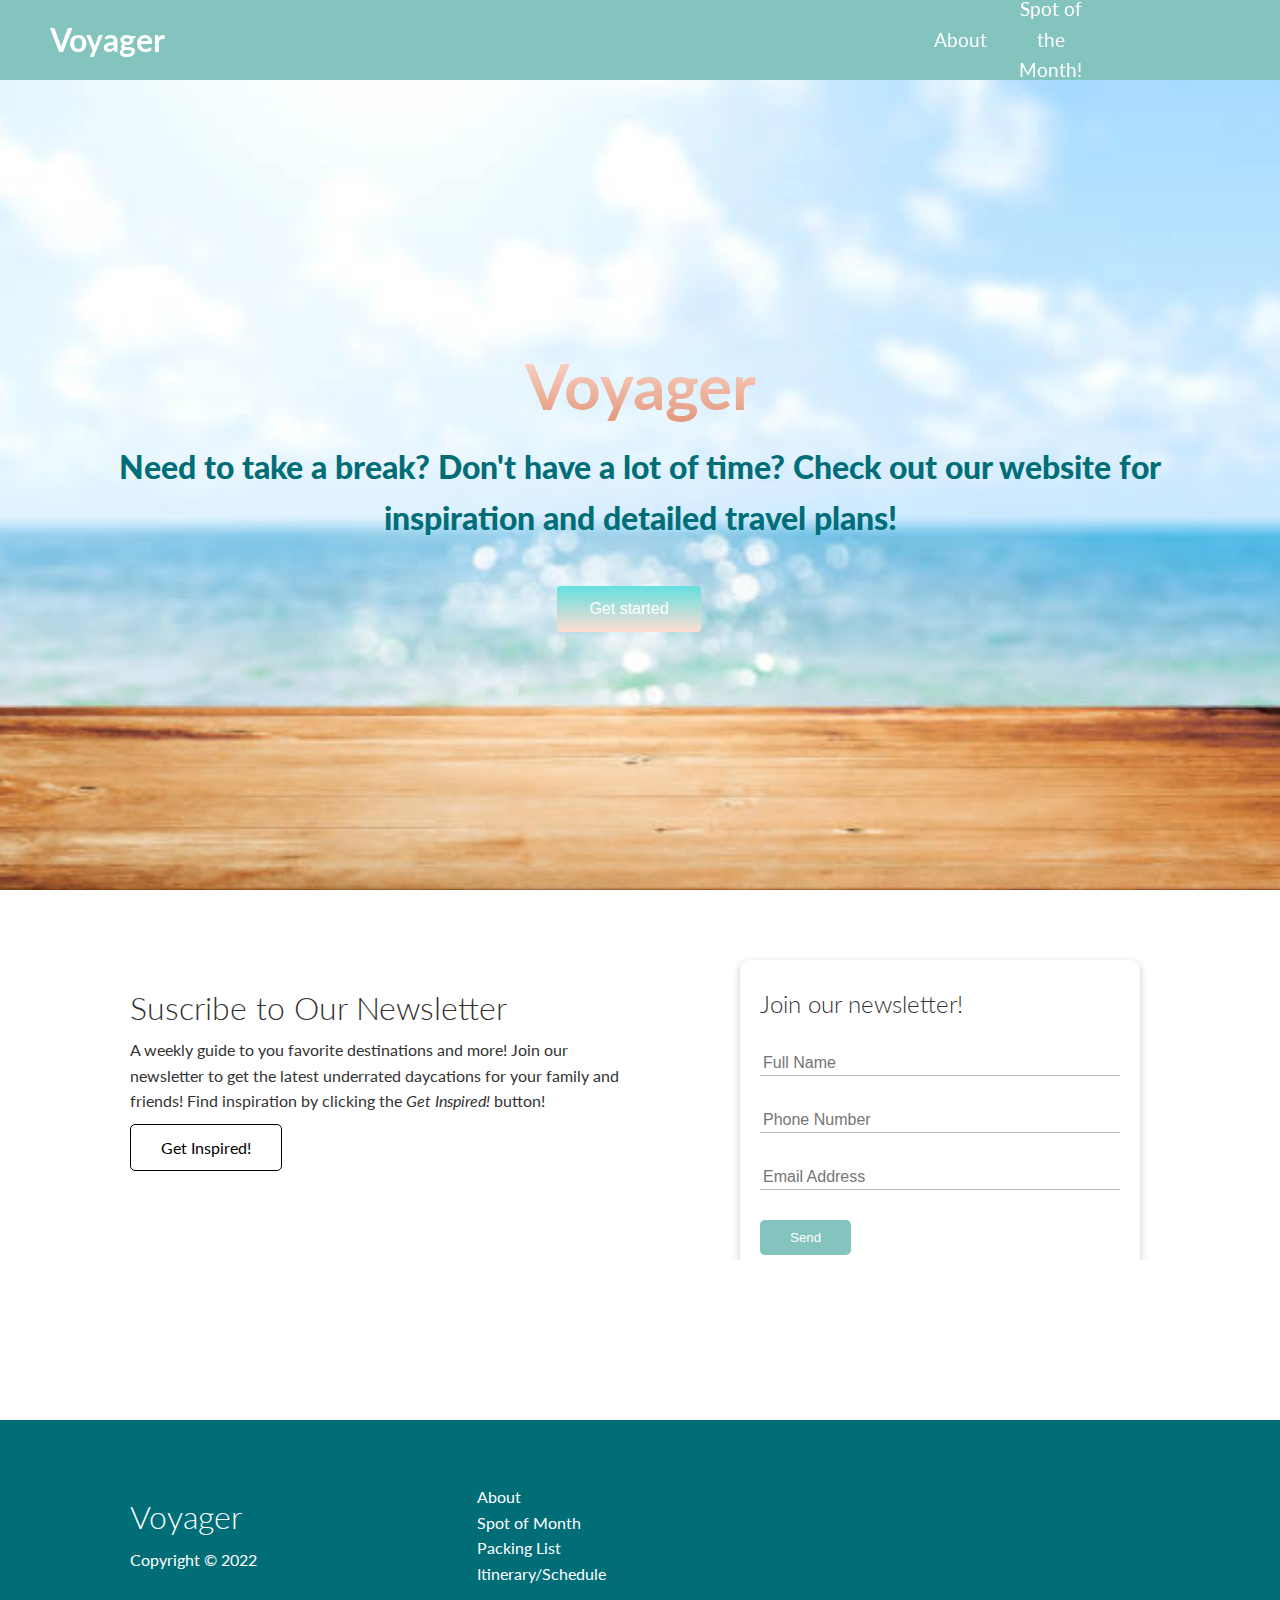
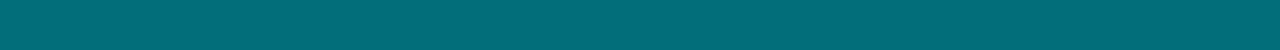
<file: index.html>
<!DOCTYPE html>
<html>

<head>
  <meta charset="utf-8">

  </head>
  <meta name="viewport" content="width=device-width">
  <title>Voyage</title>
  <link href="style.css" rel="stylesheet" type="text/css" 
    
</head>

<body>

   <nav class="navbar">
            <div class="navbar__container">
                <a href="index.html" id="navbar__logo"> <b> Voyager</b></a>
                <div class="navbar__toggle" id="mobile-menu">
                    <span class="bar"></span>
                    <span class="bar"></span>
                    <span class="bar"></span>
                </div>
                <ul class="navbar__menu">
                    <li class="navbar__item">
                        <a href="index.html" class="navbar__links">About
                        </a>
                    </li>
                    
                        <li class="navbar__item">
                            <a href="month.html" class="navbar__links">Spot of the Month!
                            </a>
                        </li>
                        <li class="navbar__btn">
                            
                            <li></li>
                        </li>
                    
                </ul>

            </div>

        </nav>
  
                    

   <!--Hero section-->
        <div class="main">
            <div class="main__container">
             
                <div class="main__content">
                    <h1>Voyager</h1>
                    
                    <p><!--Confused about your next trip? Don't have a long break? Look through our website to gain some inspiration!-->Need to take a break? Don't have a lot of time? Check out our website for inspiration and detailed travel plans!</p>
                    <button class="main__btn"><a href="month.html">Get started</a></button>
                </div>
              
            </div>
        </div>

       


  <div class="container grid">
            <div class="showcase-text">
                <h1>Suscribe to Our Newsletter</h1>
                <p>A weekly guide to you favorite destinations and more! Join our newsletter to get the latest underrated daycations for your family and friends! Find inspiration by clicking the <em>Get Inspired!</em> button!</p>
                <a href= "month.html"class="btn btn-outline" target = "_blank">Get Inspired!</a>
            </div>

            <div class="showcase-form card">
                <h2>Join our newsletter!</h2>
                 <form>
                    <div class="form-control">
                        <input type="text" name="name" placeholder="Full Name" required>
                    </div>
                    <div class="form-control">
                        <input type="text" name="company" placeholder="Phone Number" required>
                    </div>
                    <div class="form-control">
                        <input type="email" name="email" placeholder="Email Address" required>
                    </div>
                    <input type="submit" value="Send" class="btn btn-primary">
                </form>
            </div>
        </div>
   <footer style="margin: 10rem 0 0 0 " class="footer bg-dark py-5">
        <div class="container grid grid-3">
            <div>
                <h1>Voyager
                </h1>
                <p>Copyright &copy; 2022</p>
            </div>
            <nav>
                <ul>
                    <li><a href="index.html">About</a></li>
                    <li><a href="month.html">Spot of Month</a></li>
                    <li><a href="test_todo.html">Packing List</a></li>
                  <li><a href="itinerary.html">Itinerary/Schedule</a></li>
                </ul>
            </nav>
            <div class="social">
                <a href="#"><i class="fab fa-github fa-2x"></i></a>
                <a href="#"><i class="fab fa-facebook fa-2x"></i></a>
                <a href="#"><i class="fab fa-instagram fa-2x"></i></a>
                <a href="#"><i class="fab fa-twitter fa-2x"></i></a>
            </div>
        </div>
    </footer>
  
  <script src="script.js"></script>
</body>

</html>
</file>
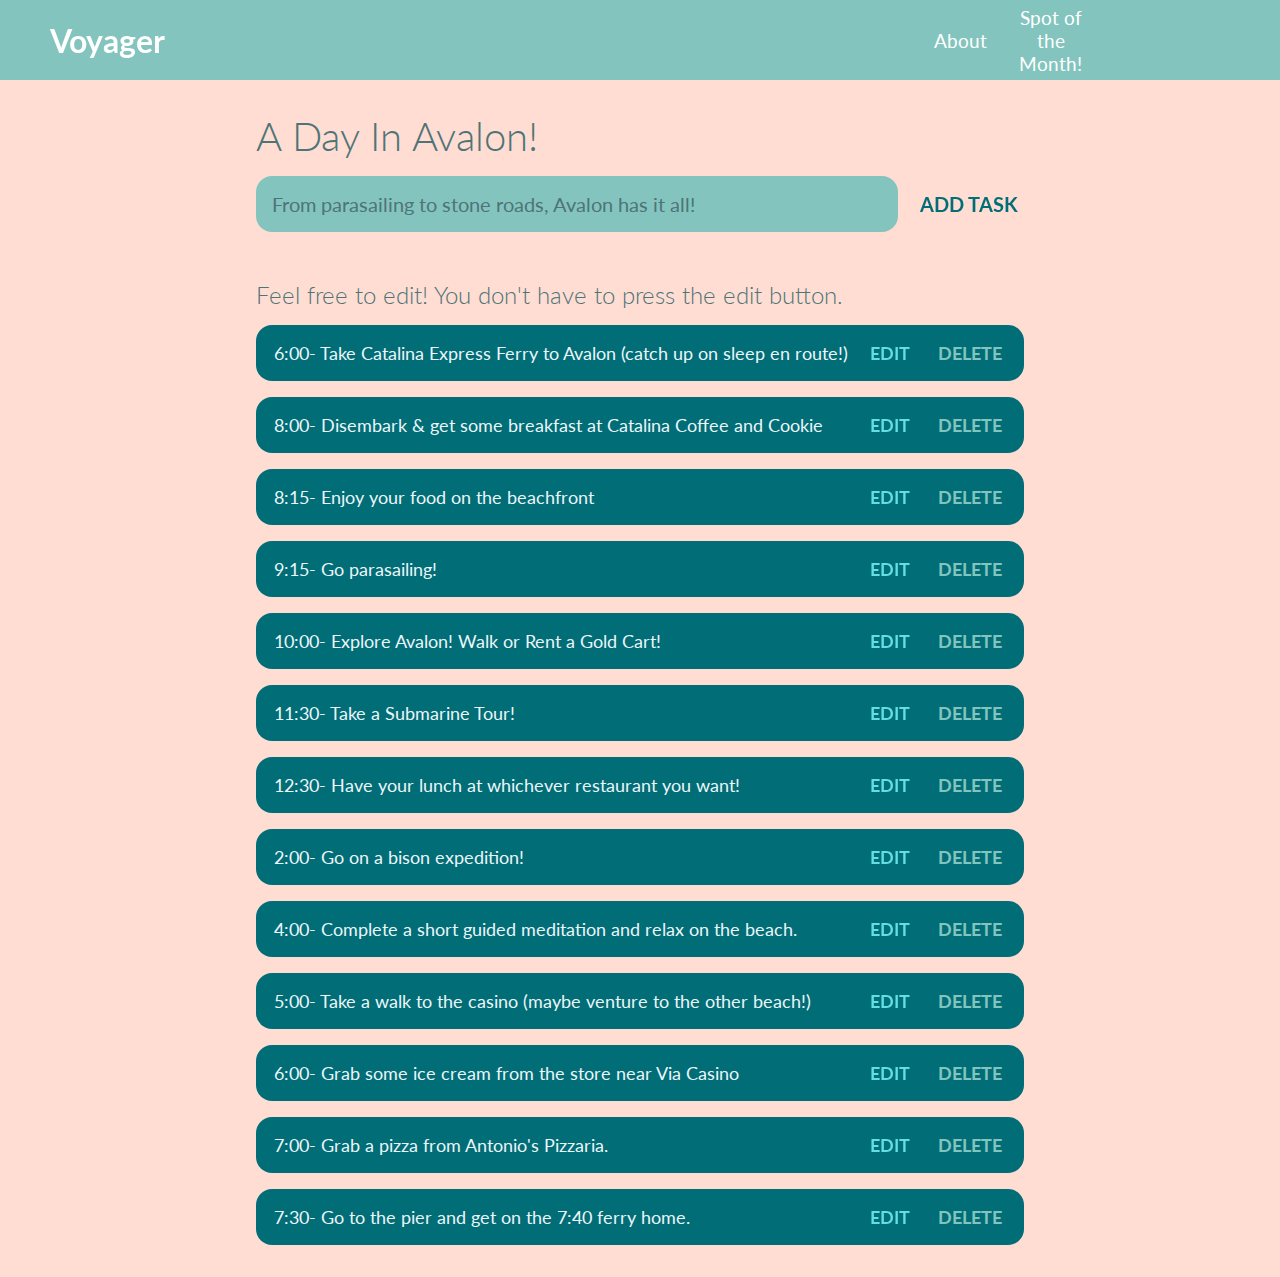
<file: itinerary.html>
<!DOCTYPE html>
<html lang="en">
<head>
	<meta charset="UTF-8">
	<meta http-equiv="X-UA-Compatible" content="IE=edge">
	<meta name="viewport" content="width=device-width, initial-scale=1.0">
	<title>Task List</title>

	<link rel="stylesheet" href="todolist.css" />
</head>
<body>
	   <nav class="navbar">
            <div class="navbar__container">
                <a href="index.html" id="navbar__logo"> <b> Voyager </b></a>
                <div class="navbar__toggle" id="mobile-menu">
                    <span class="bar"></span>
                    <span class="bar"></span>
                    <span class="bar"></span>
                </div>
                <ul class="navbar__menu">
                    <li class="navbar__item">
                        <a href="index.html" class="navbar__links">About
                        </a>
                    </li>
                    
                        <li class="navbar__item">
                            <a href="month.html" class="navbar__links">Spot of the Month!
                            </a>
                        </li>
                        <li class="navbar__btn">
                            
                            <li></li>
                        </li>
                    
                </ul>

            </div>

        </nav>
	<header>
		<h1>A Day In Avalon!</h1>
		<form id="new-task-form">
			<input 
				type="text" 
				name="new-task-input" 
				id="new-task-input" 
				placeholder="From parasailing to stone roads, Avalon has it all!" />
			<input 
				type="submit"
				id="new-task-submit" 
				value="ADD TASK" />
		</form>
	</header>
	<main>
		<section class="task-list">
			<h2>Feel free to edit! You don't have to press the edit button.</h2>
			<div id="tasks">

				<div class="task">
					<div class="content">
						<input 
							type="text" 
							class="text" 
							value="6:00- Take Catalina Express Ferry to Avalon (catch up on sleep en route!)"
							>
					</div>
					<div class="actions">
						<button class="edit">Edit</button>
						<button class="delete">Delete</button>
					</div>
				</div> 
        <div class="task">
					<div class="content">
						<input 
							type="text" 
							class="text" 
							value="8:00- Disembark &amp; get some breakfast at Catalina Coffee and Cookie"
							>
					</div>
					<div class="actions">
						<button class="edit">Edit</button>
						<button class="delete">Delete</button>
					</div>
				</div> 
        <div class="task">
					<div class="content">
						<input 
							type="text" 
							class="text" 
							value="8:15- Enjoy your food on the beachfront"
							>
					</div>
					<div class="actions">
						<button class="edit">Edit</button>
						<button class="delete">Delete</button>
					</div>
				</div> 
        <div class="task">
					<div class="content">
						<input 
							type="text" 
							class="text" 
							value="9:15- Go parasailing!"
							>
					</div>
					<div class="actions">
						<button class="edit">Edit</button>
						<button class="delete">Delete</button>
					</div>
			</div>
        <div class="task">
					<div class="content">
						<input 
							type="text" 
							class="text" 
							value="10:00- Explore Avalon! Walk or Rent a Gold Cart!"
							>
					</div>
					<div class="actions">
						<button class="edit">Edit</button>
						<button class="delete">Delete</button>
					</div>
			</div>
        <div class="task">
					<div class="content">
						<input 
							type="text" 
							class="text" 
							value="11:30- Take a Submarine Tour!"
							>
					</div>
					<div class="actions">
						<button class="edit">Edit</button>
						<button class="delete">Delete</button>
					</div>
			</div>
        <div class="task">
					<div class="content">
						<input 
							type="text" 
							class="text" 
							value="12:30- Have your lunch at whichever restaurant you want!"
							>
					</div>
					<div class="actions">
						<button class="edit">Edit</button>
						<button class="delete">Delete</button>
					</div>
			</div>
        <div class="task">
					<div class="content">
						<input 
							type="text" 
							class="text" 
							value="2:00- Go on a bison expedition!"
							>
					</div>
					<div class="actions">
						<button class="edit">Edit</button>
						<button class="delete">Delete</button>
					</div>
			</div>
        <div class="task">
					<div class="content">
						<input 
							type="text" 
							class="text" 
							value="4:00- Complete a short guided meditation and relax on the beach."
							>
					</div>
					<div class="actions">
						<button class="edit">Edit</button>
						<button class="delete">Delete</button>
					</div>
			</div>
        <div class="task">
					<div class="content">
						<input 
							type="text" 
							class="text" 
							value="5:00- Take a walk to the casino (maybe venture to the other beach!)"
							>
					</div>
					<div class="actions">
						<button class="edit">Edit</button>
						<button class="delete">Delete</button>
					</div>
			</div>
        <div class="task">
					<div class="content">
						<input 
							type="text" 
							class="text" 
							value="6:00- Grab some ice cream from the store near Via Casino"
							>
					</div>
					<div class="actions">
						<button class="edit">Edit</button>
						<button class="delete">Delete</button>
					</div>
			</div>
        <div class="task">
					<div class="content">
						<input 
							type="text" 
							class="text" 
							value="7:00- Grab a pizza from Antonio's Pizzaria."
							></div>
					<div class="actions">
						<button class="edit">Edit</button>
						<button class="delete">Delete</button>
					</div>
			</div>
        <div class="task">
					<div class="content">
						<input 
							type="text" 
							class="text" 
							value="7:30- Go to the pier and get on the 7:40 ferry home."
							></div>
					<div class="actions">
						<button class="edit">Edit</button>
						<button class="delete">Delete</button>
					</div>
        </div>
		</section>
	</main>

	<script src="todolist.js"></script>
</body>
</html>
</file>
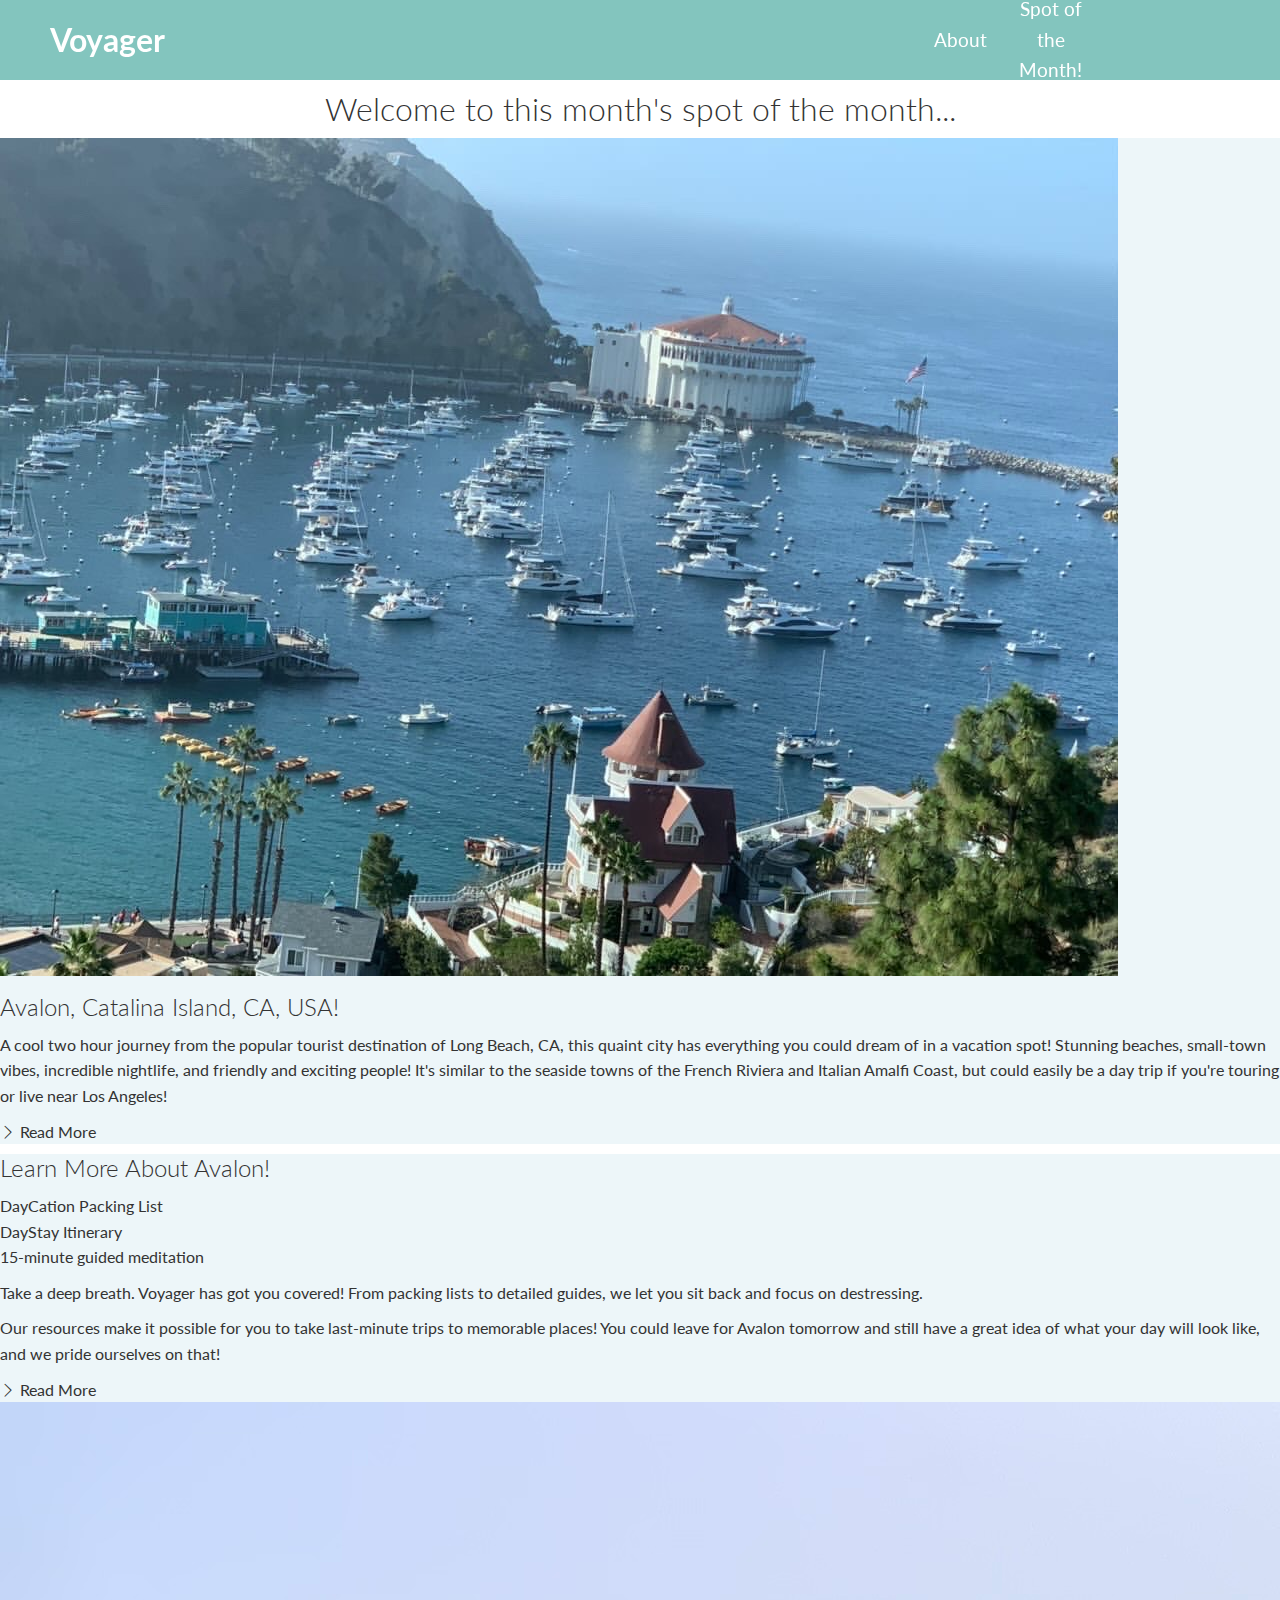
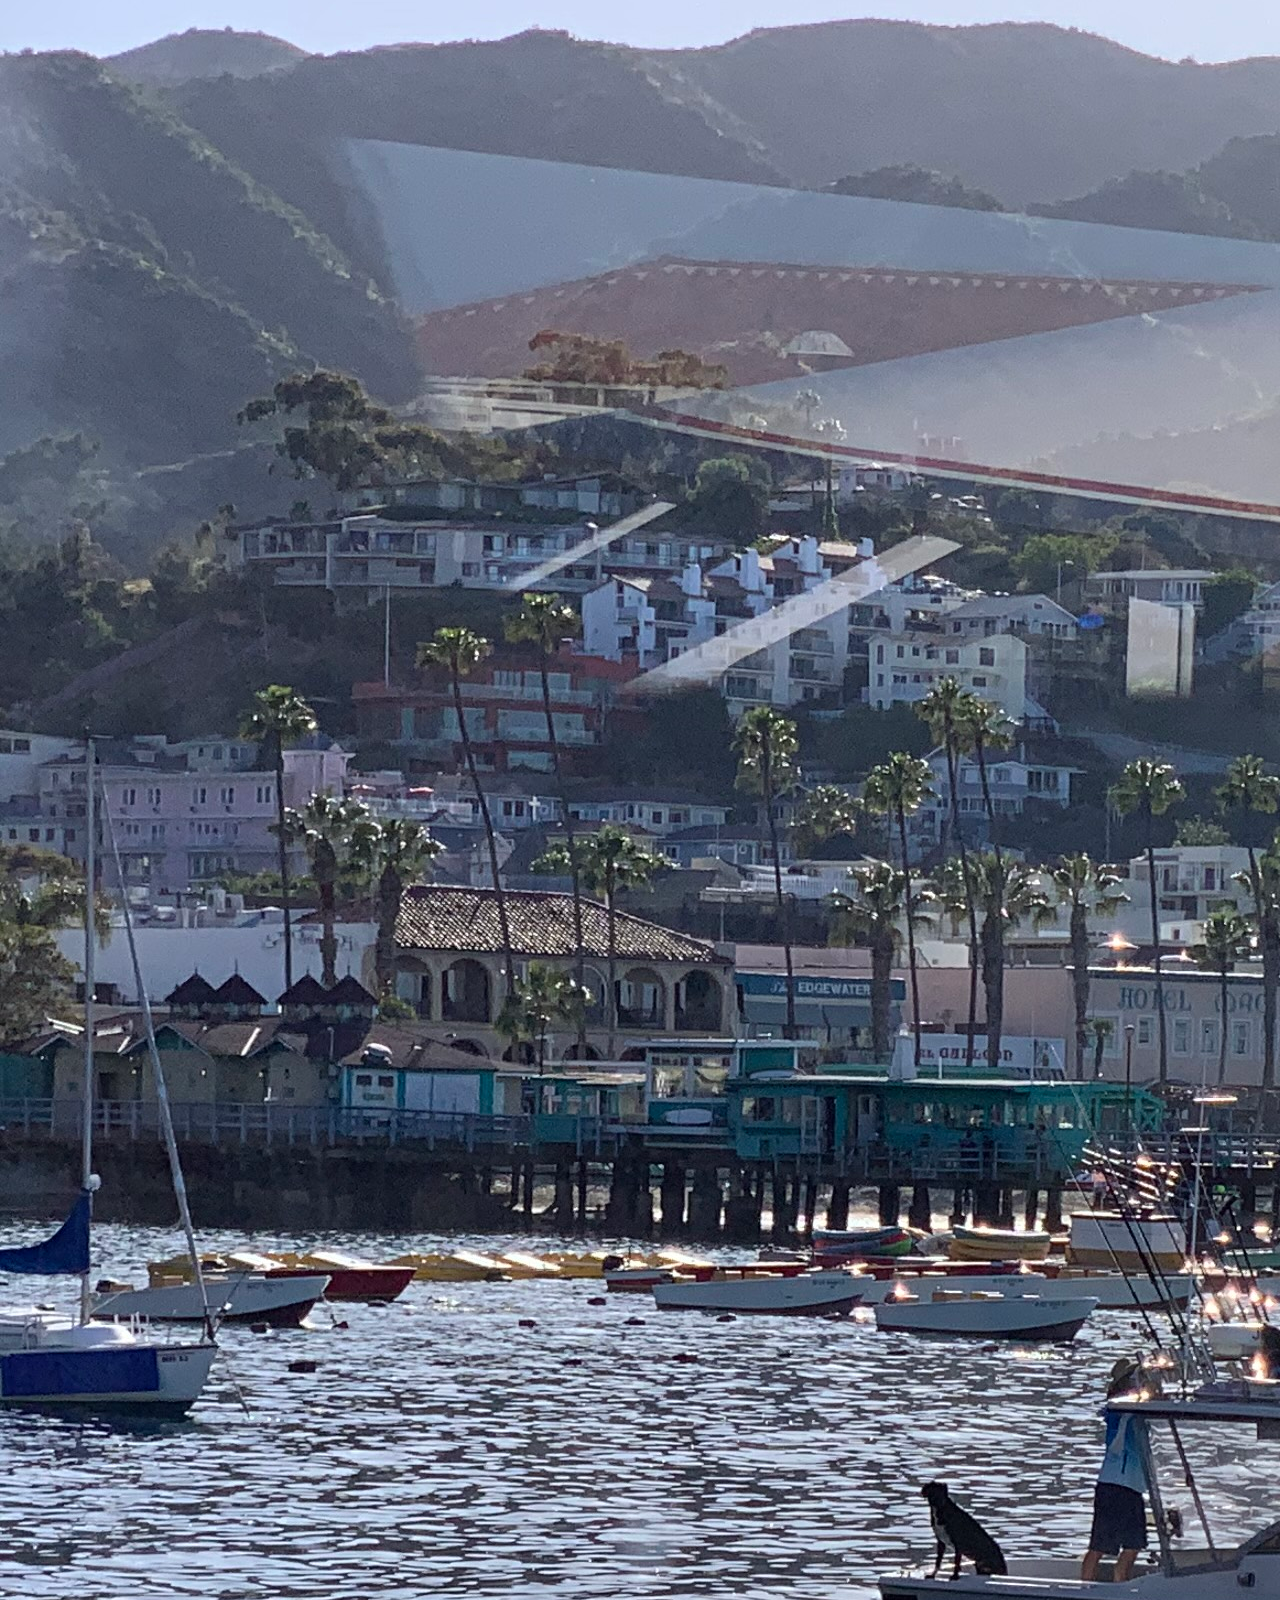
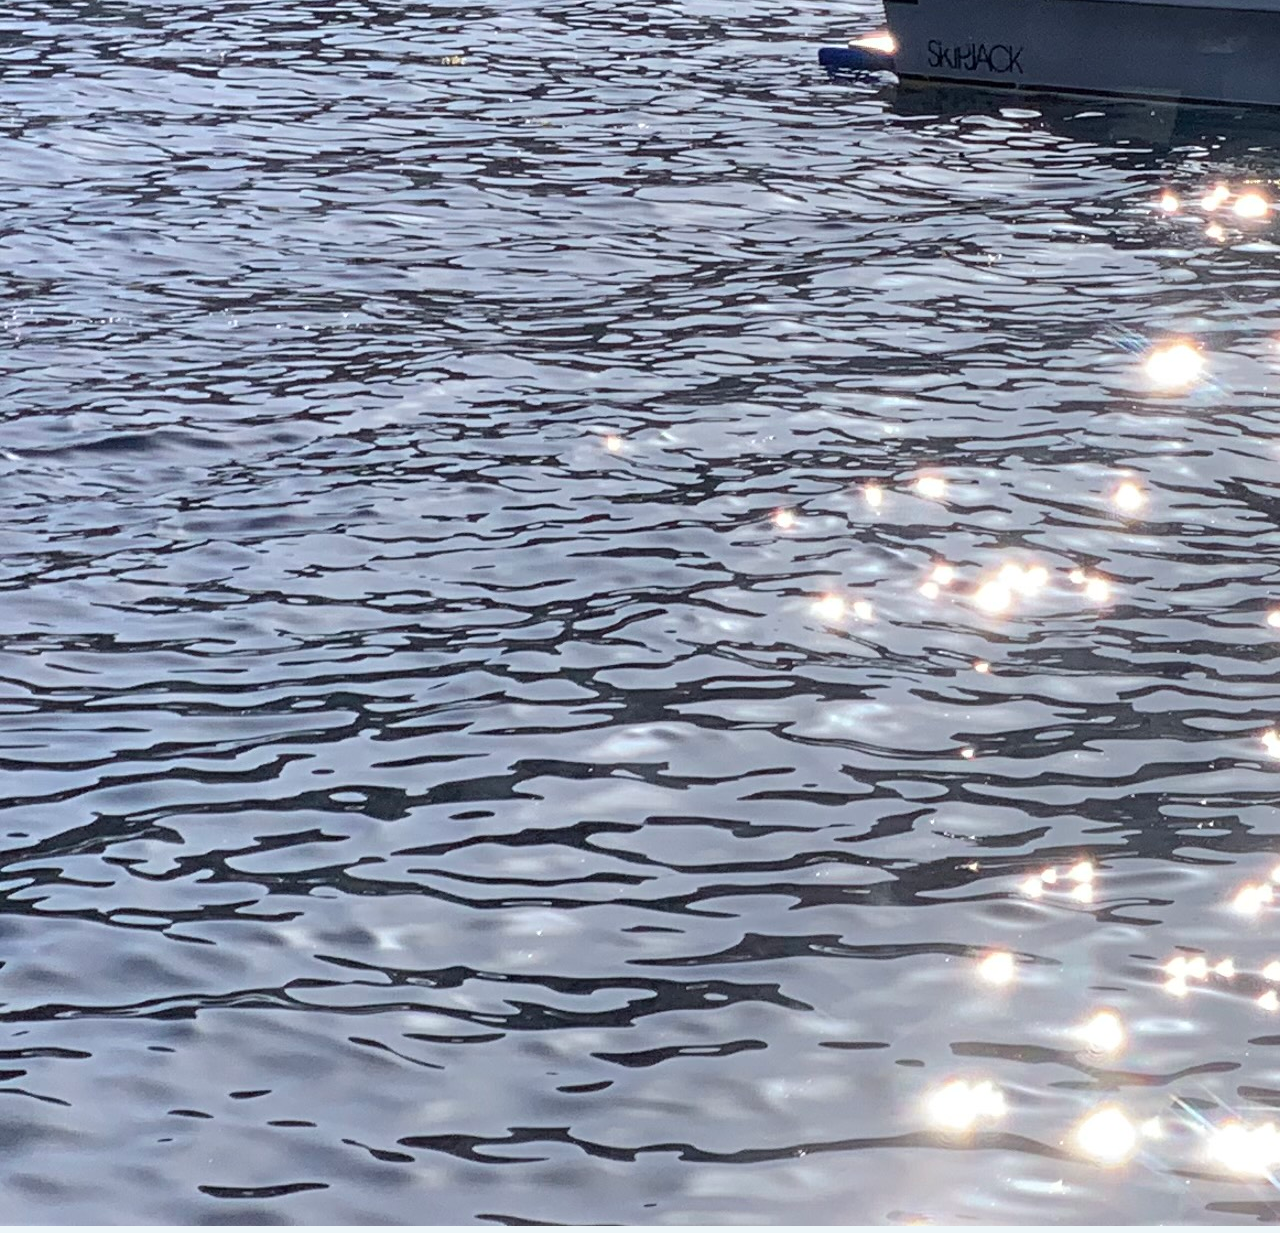
<file: month.html>
<!DOCTYPE html>
<html>

<head>
  <meta charset="utf-8">
  </head>
  <meta name="viewport" content="width=device-width">
  <link
      href="https://cdn.jsdelivr.net/npm/bootstrap@5.0.1/dist/css/bootstrap.min.css"
      rel="stylesheet"
      integrity="sha384-+0n0xVW2eSR5OomGNYDnhzAbDsOXxcvSN1TPprVMTNDbiYZCxYbOOl7+AMvyTG2x"
      crossorigin="anonymous"
    />
    <link
      rel="stylesheet"
      href="https://cdn.jsdelivr.net/npm/bootstrap-icons@1.3.0/font/bootstrap-icons.css"
    />
    <link
      href="https://api.mapbox.com/mapbox-gl-js/v2.1.1/mapbox-gl.css"
      rel="stylesheet"
    />
  <title>Spot of the Month!</title>
  <link href="month.css" rel="stylesheet" type="text/css" />
</head>
<body>
 <nav class="navbar">
            <div class="navbar__container">
                <a href="index.html" id="navbar__logo"> <b> Voyager </b></a>
                <div class="navbar__toggle" id="mobile-menu">
                    <span class="bar"></span>
                    <span class="bar"></span>
                    <span class="bar"></span>
                </div>
                <ul class="navbar__menu">
                    <li class="navbar__item">
                        <a href="index.html" class="navbar__links">About
                        </a>
                    </li>
                    
                        <li class="navbar__item">
                            <a href="month.html" class="navbar__links">Spot of the Month!
                            </a>
                        </li>
                        <li class="navbar__btn">
                            
                            <li></li>
                        </li>
                    
                </ul>

            </div>

        </nav>
  <h1 class= "heading" style= "text-align: center;">Welcome to this month's spot of the month...</h1>

 
         
      



 <!-- Learn Sections -->
<section id="learn1" class="p-5">
      <div class="container">
        <div class="row align-items-center justify-content-between">
          <div class="col-md">
            <img src="images/avalon1.jpeg" class="img-fluid" alt="" />
          </div>
          <div class="col-md p-5">
            <h2>Avalon, Catalina Island, CA, USA!</h2>
            <p>
              
             A cool two hour journey from the popular tourist destination of Long Beach, CA, this quaint city has everything you could dream of in a vacation spot! Stunning beaches, small-town vibes, incredible nightlife, and friendly and exciting people! It's similar to the seaside towns of the French Riviera and Italian Amalfi Coast, but could easily be a day trip if you're touring or live near Los Angeles!</p>
            
        
            <a href="https://www.lovecatalina.com/island-info/" class="btn btn-light mt-3">
              <i class="bi bi-chevron-right"></i> Read More
            </a>
          </div>
        </div>
      </div>
    </section>

 <section id="learn2" class="p-5 ">
      <div class="container">
        <div class="row align-items-center justify-content-between">
          <div class="col-md p-5">
            <h2>Learn More About Avalon!</h2>
            <ul>
              <li><a href="test_todo.html">DayCation Packing List</a></li>
              <li><a href="itinerary.html">DayStay Itinerary</a></li>
              <li><a href="https://www.youtube.com/watch?v=W8a3T8pI9Ns">15-minute guided meditation</a></li>
            </ul>
            <p class="lead">
              Take a deep breath. Voyager has got you covered! From packing lists to detailed guides, we let you sit back and focus on destressing.
            </p>
            <p>
              Our resources make it possible for you to take last-minute trips to memorable places! You could leave for Avalon tomorrow and still have a great idea of what your day will look like, and we pride ourselves on that!
            </p>
            <a href="https://www.apadivisions.org/division-28/publications/newsletters/psychopharmacology/2017/07/vacation#:~:text=of%20heart%20disease.-,Mental%20Health%20Benefits.,associate%20with%20stress%20and%20anxiety" class="btn btn-light mt-3">
              <i class="bi bi-chevron-right"></i> Read More
            </a>
          </div>
          <div class="col-md">
            <img src="images/boats.jpeg" class="img-fluid" alt="" />
          </div>
        </div>
      </div>
    </section>


  

  
  
  
  
  
  
<!-- <h6>Previous Spots of the Month:</h6>
  <ul>
    <li>
   <a href= > Panama City Beach, Florida, USA </a>
    </li>
    <li>
     <a href= > The Hamptons, New York, USA</a>
    </li>
    <li>
      <a href
      Sedona, Arizona, USA</a>
    </li>
  </ul>-->
  
</body>
</file>
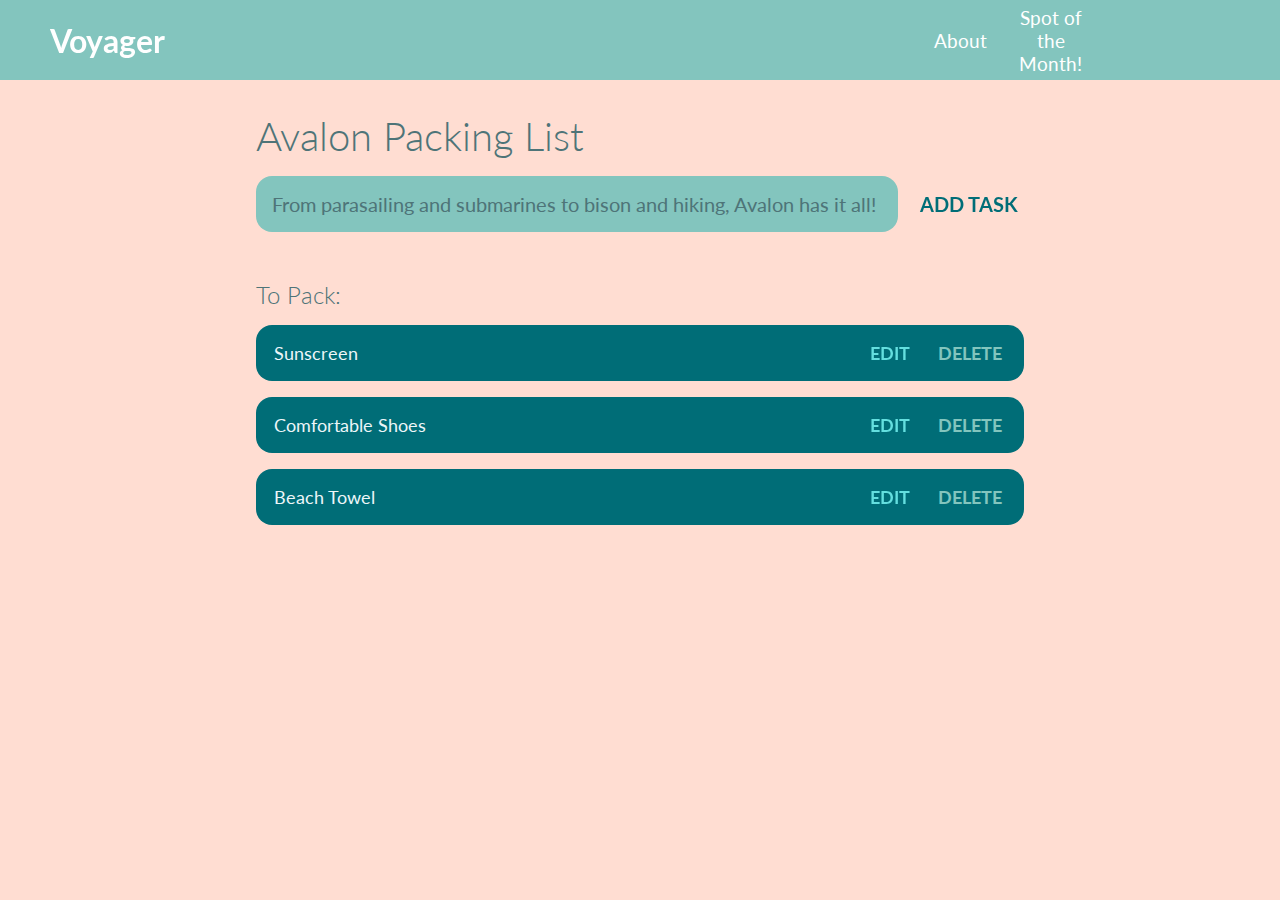
<file: test_todo.html>
<!DOCTYPE html>
<html lang="en">
<head>
	<meta charset="UTF-8">
	<meta http-equiv="X-UA-Compatible" content="IE=edge">
	<meta name="viewport" content="width=device-width, initial-scale=1.0">
	<title>Task List</title>

	<link rel="stylesheet" href="todolist.css" />
</head>
<body>
	   <nav class="navbar">
            <div class="navbar__container">
                <a href="index.html" id="navbar__logo"> <b> Voyager </b></a>
                <div class="navbar__toggle" id="mobile-menu">
                    <span class="bar"></span>
                    <span class="bar"></span>
                    <span class="bar"></span>
                </div>
                <ul class="navbar__menu">
                    <li class="navbar__item">
                        <a href="index.html" class="navbar__links">About
                        </a>
                    </li>
                    
                        <li class="navbar__item">
                            <a href="month.html" class="navbar__links">Spot of the Month!
                            </a>
                        </li>
                        <li class="navbar__btn">
                            
                            <li></li>
                        </li>
                    
                </ul>

            </div>

        </nav>
	<header>
		<h1>Avalon Packing List</h1>
		<form id="new-task-form">
			<input 
				type="text" 
				name="new-task-input" 
				id="new-task-input" 
				placeholder="From parasailing and submarines to bison and hiking, Avalon has it all!" />
			<input 
				type="submit"
				id="new-task-submit" 
				value="ADD TASK" />
		</form>
	</header>
	<main>
		<section class="task-list">
			<h2>To Pack:</h2>

			<div id="tasks">

				<div class="task">
					<div class="content">
						<input 
							type="text" 
							class="text" 
							value="Sunscreen"
							>
					</div>
					<div class="actions">
						<button class="edit">Edit</button>
						<button class="delete">Delete</button>
					</div>
				</div> 
        <div class="task">
					<div class="content">
						<input 
							type="text" 
							class="text" 
							value="Comfortable Shoes"
							>
					</div>
					<div class="actions">
						<button class="edit">Edit</button>
						<button class="delete">Delete</button>
					</div>
				</div> 
        <div class="task">
					<div class="content">
						<input 
							type="text" 
							class="text" 
							value="Beach Towel"
							>
					</div>
					<div class="actions">
						<button class="edit">Edit</button>
						<button class="delete">Delete</button>
					</div>
				</div> 
			</div>
		</section>
	</main>

 

	<script src="todolist.js"></script>
</body>
</html>
</file>
<file: style.css>
@import url('https://fonts.googleapis.com/css2?family=Lato:wght@300&display=swap');

:root {
  --primary-color: #83C5BE;
  --secondary-color: #FFDDD2;
  --dark-color: #006D77;
  --light-color: #EDF6F9;
  --success-color: #64dfdf;
  --error-color: #E29578;
}

* {
  box-sizing: border-box;
  padding: 0;
  margin: 0;
}

body {
  font-family: 'Lato', sans-serif;
  color: #333;
  line-height: 1.6;
}

ul {
  list-style-type: none;
}

a {
  text-decoration: none;
  color: #333;
}

h1,
h2 {
  font-weight: 300;
  line-height: 1.2;
  margin: 10px 0;
  
}

p {
  margin: 10px 0;
}

 

code,
pre {
  background: #333;
  color: #fff;
  padding: 10px;
}

.hidden {
  visibility: hidden;
  height: 0;
}

/* Navbar */
.navbar {
    background: #83C5BE;
    height: 80px;
    display:flex;
    justify-content: center;
    align-items: center;
    font-size: 1.2rem;
    position: sticky;
    top: 0;
    z-index: 999;
    
}

.navbar__container {
    display: flex;
    justify-content: space-between;
    height: 80px;
    z-index: 1;
    width: 100%;
    max-width: 1300px;
    margin: 0 auto;
    padding: 0  50px;

}

#navbar__logo{
    background: #83C5BE;
    background-image: linear-gradient(to top, #fff 0%, #FFf 100%);
    background-size: 100%;
    background-clip: text;
    -webkit-background-clip: text;
    -moz-background-clip: text;
    -webkit-text-fill-color: transparent;
    -moz-text-fill-color: transparent;
    display: flex;
    align-items: center;
    cursor: pointer;
    text-decoration: none;
    font-size: 2rem;
}


.navbar__menu {
    display: flex;
    align-items: center;
    list-style: none;
    text-align: center;
    
}

.navbar__item{
    height: 80px;
}
/**/
.navbar__links{
    color: #fff;
    display: flex;
    align-items: center;
    justify-content: center;
    text-decoration: none;
    padding: 0 1rem;
    height: 100%;
}
.navbar__links:hover {
  border-bottom: 2px #fff solid;
}
.navbar__btn{
    display: flex;
    justify-content: center;
    align-items: center;
    padding: 0 1rem;
    width: 100%;
}

.column {
  float: center;
  width: 100%;
  padding: 10px ;
 
  align-self: center;
   
}
.column:hover{
  transform: scale(1.025);
    transition: 0.2s ease-in-out;
}


/*Hero Section CSS*/
.main {
    background-color: #EDF6F9;

}

.main__container{
    display:flex;
    grid-template-columns: 1fr 1fr;
    align-items: center;
    justify-self: center;
    margin: 0 auto;
    height: 90vh;/*changed from 90vh*/

    z-index: 1;
    width: 100%;
    max-width: 1300px;
    padding: 0 50px;

}
.main__container{
 
  background-image: url('images/beach10.jpg');
  background-size: cover;
 
  

}
.main__content h1{
font-weight:700;
    font-size: 4rem;
    background-color:#E29578;
    background-image: linear-gradient(to top, #E29578 0%, #FFDDD2 100%);
    background-size: 100%;
    background-clip: text;
    -webkit-background-clip: text;
    -moz-background-clip: text;
    -webkit-text-fill-color: transparent;
    -moz-text-fill-color: transparent;
  text-align: center;


}

.main__content p {
  
    margin-top: 1rem;
    font-size: 2rem;
    font-weight: 1000;
    color: #006D77;
  text-align:center;

}
.main__btn{
    font-size: 1rem;
    background-image: linear-gradient(to top, #FFDDD2 0%, #64dfdf 100%);
    padding: 14px 32px;
    border: none;
    border-radius: 4px;
    color: #fff;
    margin-top: 2rem;
    cursor:pointer;
    position: relative;
    transition: all 0.35s;
    outline: none;
 margin-left: 43% ;

  

}
.main__btn a {
    position:relative;
    z-index: 2;
    color:#fff;
    text-decoration: none;
}

.main__btn:after {
    position:absolute;
    content:'';
    top: 0;
    left: 0;
    width:0;
    height:100%;
    background: #006D77;
    transition:all 0.35s;
    border-radius: 4px;


}
.main__btn:hover{
    color:#fff;

}
.main__btn:hover:after{
    width:100%;

}


.showcase {
  height: 400px;
  background-color: var(--primary-color);
  color: #fff;
  position: relative;
}

.showcase h1 {
  font-size: 40px;
}

.showcase p {
  margin: 20px 0;
}

.showcase .grid {
  overflow: visible;
  grid-template-columns: 55% auto;
  gap: 30px;
}

.showcase-text {
  animation: slideInFromLeft 1s ease-in;
}

.showcase-form {
  position: relative;
  top: 60px;
  height: 350px;
  width: 400px;
  padding: 40px;
  z-index: 100;
  justify-self: flex-end;
  animation: slideInFromRight 1s ease-in;
}

.showcase-form .form-control {
  margin: 30px 0;
}

.showcase-form input[type='text'],
.showcase-form input[type='email'] {
  border: 0;
  border-bottom: 1px solid #b4becb;
  width: 100%;
  padding: 3px;
  font-size: 16px;
}

.showcase-form input:focus {
  outline: none;
}

.showcase::before,
.showcase::after {
  content: '';
  position: absolute;
  height: 100px;
  bottom: -70px;
  right: 0;
  left: 0;
  background: #fff;
  transform: skewY(-3deg);
  -webkit-transform: skewY(-3deg);
  -moz-transform: skewY(-3deg);
  -ms-transform: skewY(-3deg);
}


.container {
  max-width: 1100px;
  margin: 0 auto;
  overflow: auto;
  padding: 0 40px;
}

.card {
  background-color: #fff;
  color: #333;
  border-radius: 10px;
  box-shadow: 0 3px 10px rgba(0, 0, 0, 0.2);
  padding: 20px;
  margin: 10px;
}

.btn {
  display: inline-block;
  padding: 10px 30px;
  cursor: pointer;
  background: var(--primary-color);
  color: #000000;
  border: none;
  border-radius: 5px;
}

.btn-outline {
  background-color: transparent;
  border: 1px #000000 solid;
}

.btn:hover {
  transform: scale(0.98);
  
}

/* Backgrounds & colored buttons */
.bg-primary,
.btn-primary {
  background-color: var(--primary-color);
  color: #fff;
}

.bg-secondary,
.btn-secondary {
  background-color: var(--secondary-color);
  color: #fff;
}

.bg-dark,
.btn-dark {
  background-color: var(--dark-color);
  color: #fff;
}

.bg-light,
.btn-light {
  background-color: var(--light-color);
  color: #333;
}

.bg-primary a,
.btn-primary a,
.bg-secondary a,
.btn-secondary a,
.bg-dark a,
.btn-dark a {
  color: #fff;
}

/* Text colors */
.text-primary {
  color: var(--primary-color);
}

.text-secondary {
  color: var(--secondary-color);
}

.text-dark {
  color: var(--dark-color);
}

.text-light {
  color: var(--light-color);
}

/* Text sizes */
.lead {
  font-size: 20px;
}

.sm {
  font-size: 1rem;
}

.md {
  font-size: 2rem;
}

.lg {
  font-size: 3rem;
}

.xl {
  font-size: 4rem;
}

.text-center {
  text-align: center;
}

/* Alert */
.alert {
  background-color: var(--light-color);
  padding: 10px 20px;
  font-weight: bold;
  margin: 15px 0;
}

.alert i {
  margin-right: 10px;
}

.alert-success {
  background-color: var(--success-color);
  color: #fff;
}

.alert-error {
  background-color: var(--error-color);
  color: #fff;
}

.flex {
  display: flex;
  justify-content: center;
  align-items: center;
  height: 100%;
}

.grid {
  display: grid;
  grid-template-columns: repeat(2, 1fr);
  gap: 20px;
  justify-content: center;
  align-items: center;
  height: 100%;
}

.grid-3 {
  grid-template-columns: repeat(3, 1fr);
}

/* Margin */
.my-1 {
  margin: 1rem 0;
}

.my-2 {
  margin: 1.5rem 0;
}

.my-3 {
  margin: 2rem 0;
}

.my-4 {
  margin: 3rem 0;
}

.my-5 {
  margin: 4rem 0;
}

.m-1 {
  margin: 1rem;
}

.m-2 {
  margin: 1.5rem;
}

.m-3 {
  margin: 2rem;
}

.m-4 {
  margin: 3rem;
}

.m-5 {
  margin: 4rem;
}

/* Padding */
.py-1 {
  padding: 1rem 0;
}

.py-2 {
  padding: 1.5rem 0;
}

.py-3 {
  padding: 2rem 0;
}

.py-4 {
  padding: 3rem 0;
}

.py-5 {
  padding: 4rem 0;
}

.p-1 {
  padding: 1rem;
}

.p-2 {
  padding: 1.5rem;
}

.p-3 {
  padding: 2rem;
}

.p-4 {
  padding: 3rem;
}

.p-5 {
  padding: 4rem;
}


/*Special Month CSS*/
.image{
  width: 65%; 
  height:justify-content
  float: center;
}
/*List of suggestio
#todo{
  display: flex;
  justify-content: center;
  align-items: center;
  min-height: 100vh;
  background: var(--dark-color);
}

.list{
  position: relative;
  background: var(--light-color)
}
</file>
<file: todolist.css>
@import url('https://fonts.googleapis.com/css2?family=Lato:wght@400&display=swap');
:root {
	--dark: #FFDDD2;/*#64dfdf*/
	--darker: #83C5BE;/*#83C5BE*/
	--darkest: #006D77;/*006D77*/
	--grey: #4e7478;/*6B7280*/
	--pink: #EDF6F9;/*FFDDD2*/
	--purple: #64dfdf;/*E29578*/
	--light: #E29578;/*EDF6F9*/
}

* {
	margin: 0;
	box-sizing: border-box;
	font-family: 'Lato', sans-serif;
}

body {
	display: flex;
	flex-direction: column;
	min-height: 100vh;
	color: var(--light);
	background-color: var(--dark);
}

/* Navbar */
.navbar {
    background: #83C5BE;
    height: 80px;
    display:flex;
    justify-content: center;
    align-items: center;
    font-size: 1.2rem;
    position: sticky;
    top: 0;
    z-index: 999;
    
}

.navbar__container {
    display: flex;
    justify-content: space-between;
    height: 80px;
    z-index: 1;
    width: 100%;
    max-width: 1300px;
    margin: 0 auto;
    padding: 0  50px;

}

#navbar__logo{
    background: #83C5BE;
    background-image: linear-gradient(to top, #fff 0%, #FFf 100%);
    background-size: 100%;
    background-clip: text;
    -webkit-background-clip: text;
    -moz-background-clip: text;
    -webkit-text-fill-color: transparent;
    -moz-text-fill-color: transparent;
    display: flex;
    align-items: center;
    cursor: pointer;
    text-decoration: none;
    font-size: 2rem;
}


.navbar__menu {
    display: flex;
    align-items: center;
    list-style: none;
    text-align: center;
    
}

.navbar__item{
    height: 80px;
}
/**/
.navbar__links{
    color: #fff;
    display: flex;
    align-items: center;
    justify-content: center;
    text-decoration: none;
    padding: 0 1rem;
    height: 100%;
}
.navbar__links:hover {
  border-bottom: 2px #fff solid;
}
.navbar__btn{
    display: flex;
    justify-content: center;
    align-items: center;
    padding: 0 1rem;
    width: 100%;
}

header {
	padding: 2rem 1rem;
	max-width: 800px;
	width: 100%;
	margin: 0 auto;
}

header h1{ 
	font-size: 2.5rem;
	font-weight: 300;
	color: var(--grey);
	margin-bottom: 1rem;
}

#new-task-form {
	display: flex;;
}

input, button {
	appearance: none;
	border: none;
	outline: none;
	background: none;
}

#new-task-input {
	flex: 1 1 0%;
	background-color: var(--darker);
	padding: 1rem;
	border-radius: 1rem;
	margin-right: 1rem;
	color: var(--light);
	font-size: 1.25rem;
}

#new-task-input::placeholder {
	color: var(--grey);
}

#new-task-submit {
	color: var(--darkest);
	font-size: 1.25rem;
	font-weight: 700;
	background-image: linear-gradient(to right, var(--darkest), var(--darkest));
	-webkit-background-clip: text;
	-webkit-text-fill-color: transparent;
	cursor: pointer;
	transition: 0.4s;
}

#new-task-submit:hover {
	opacity: 0.8;
}

#new-task-submit:active {
	opacity: 0.6;
}

main {
	flex: 1 1 0%;
	max-width: 800px;
	width: 100%;
	margin: 0 auto;
}

.task-list {
	padding: 1rem;
}

.task-list h2 {
	font-size: 1.5rem;
	font-weight: 300;
	color: var(--grey);
	margin-bottom: 1rem;
}

#tasks .task {
	display: flex;
	justify-content: space-between;
	background-color: var(--darkest);
	padding: 1rem;
	border-radius: 1rem;
	margin-bottom: 1rem;
}

.task .content {
	flex: 1 1 0%;
}

.task .content .text {
	color: var(--light);
	font-size: 1.125rem;
	width: 100%;
	display: block;
	transition: 0.4s;
}

.task .content .text:not(:read-only) {
	color: var(--pink);
}

.task .actions {
	display: flex;
	margin: 0 -0.5rem;
}

.task .actions button {
	cursor: pointer;
	margin: 0 0.5rem;
	font-size: 1.125rem;
	font-weight: 700;
	text-transform: uppercase;
	transition: 0.4s;
}

.task .actions button:hover {
	opacity: 0.8;
}

.task .actions button:active {
	opacity: 0.6;
}

.task .actions .edit {
	background-image: linear-gradient(to right, var(--purple), var(--purple));
	-webkit-background-clip: text;
	-webkit-text-fill-color: transparent;
}
.task .actions .delete {
	color: var(--darker);
}
</file>
<file: month.css>
@import url('https://fonts.googleapis.com/css2?family=Lato:wght@400&display=swap');

:root {
  --primary-color: #83C5BE;
  --secondary-color: #FFDDD2;
  --dark-color: #006D77;
  --light-color: #EDF6F9;
  --success-color: #64dfdf;
  --error-color: #E29578;
}

* {
  box-sizing: border-box;
  padding: 0;
  margin: 0;
}

body {
  font-family: 'Lato', sans-serif;
  color: #333;
  line-height: 1.6;
}

ul {
  list-style-type: none;
}

a {
  text-decoration: none;
  color: #333;
}

h1,
h2 {
  font-weight: 300;
  line-height: 1.2;
  margin: 10px 0;
  
}

p {
  margin: 10px 0;
}

 

code,
pre {
  background: #333;
  color: #fff;
  padding: 10px;
}

.hidden {
  visibility: hidden;
  height: 0;
}

/* Navbar */
.navbar {
    background: #83C5BE;
    height: 80px;
    display:flex;
    justify-content: center;
    align-items: center;
    font-size: 1.2rem;
    position: sticky;
    top: 0;
    z-index: 999;
    
}

.navbar__container {
    display: flex;
    justify-content: space-between;
    height: 80px;
    z-index: 1;
    width: 100%;
    max-width: 1300px;
    margin: 0 auto;
    padding: 0  50px;

}

#navbar__logo{
    background: #83C5BE;
    background-image: linear-gradient(to top, #fff 0%, #FFf 100%);
    background-size: 100%;
    background-clip: text;
    -webkit-background-clip: text;
    -moz-background-clip: text;
    -webkit-text-fill-color: transparent;
    -moz-text-fill-color: transparent;
    display: flex;
    align-items: center;
    cursor: pointer;
    text-decoration: none;
    font-size: 2rem;
}


.navbar__menu {
    display: flex;
    align-items: center;
    list-style: none;
    text-align: center;
    
}

.navbar__item{
    height: 80px;
}
/**/
.navbar__links{
    color: #fff;
    display: flex;
    align-items: center;
    justify-content: center;
    text-decoration: none;
    padding: 0 1rem;
    height: 100%;
}
.navbar__links:hover {
  border-bottom: 2px #fff solid;
}
.navbar__btn{
    display: flex;
    justify-content: center;
    align-items: center;
    padding: 0 1rem;
    width: 100%;
}

.column {
  float: center;
  width: 100%;
  padding: 10px ;
 
  align-self: center;
   
}
.column:hover{
  transform: scale(1.025);
    transition: 0.2s ease-in-out;
}

.body{
  background-color: #EDF6F9;
}
/*learn*/
#learn1{
  background-color: #EDF6F9;
}
#learn2{
  background-color: #EDF6F9;
}
</file>
